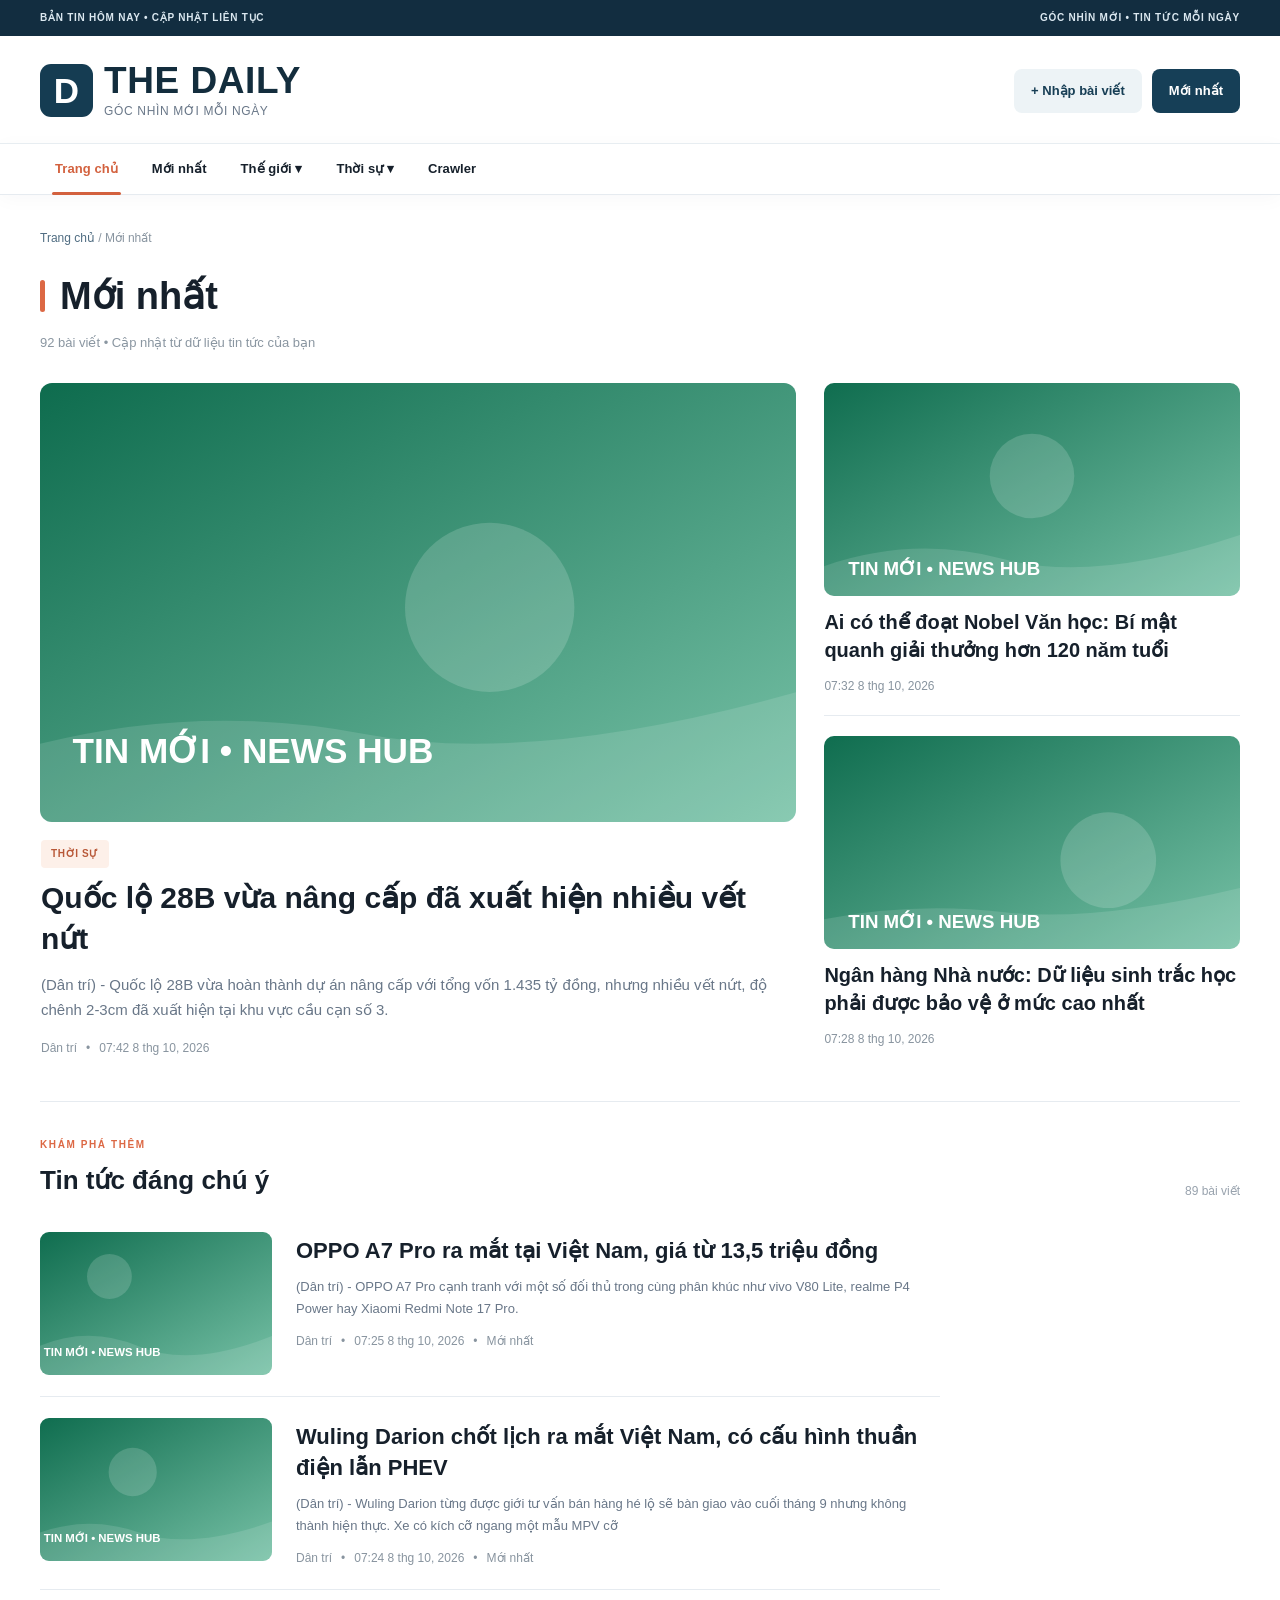
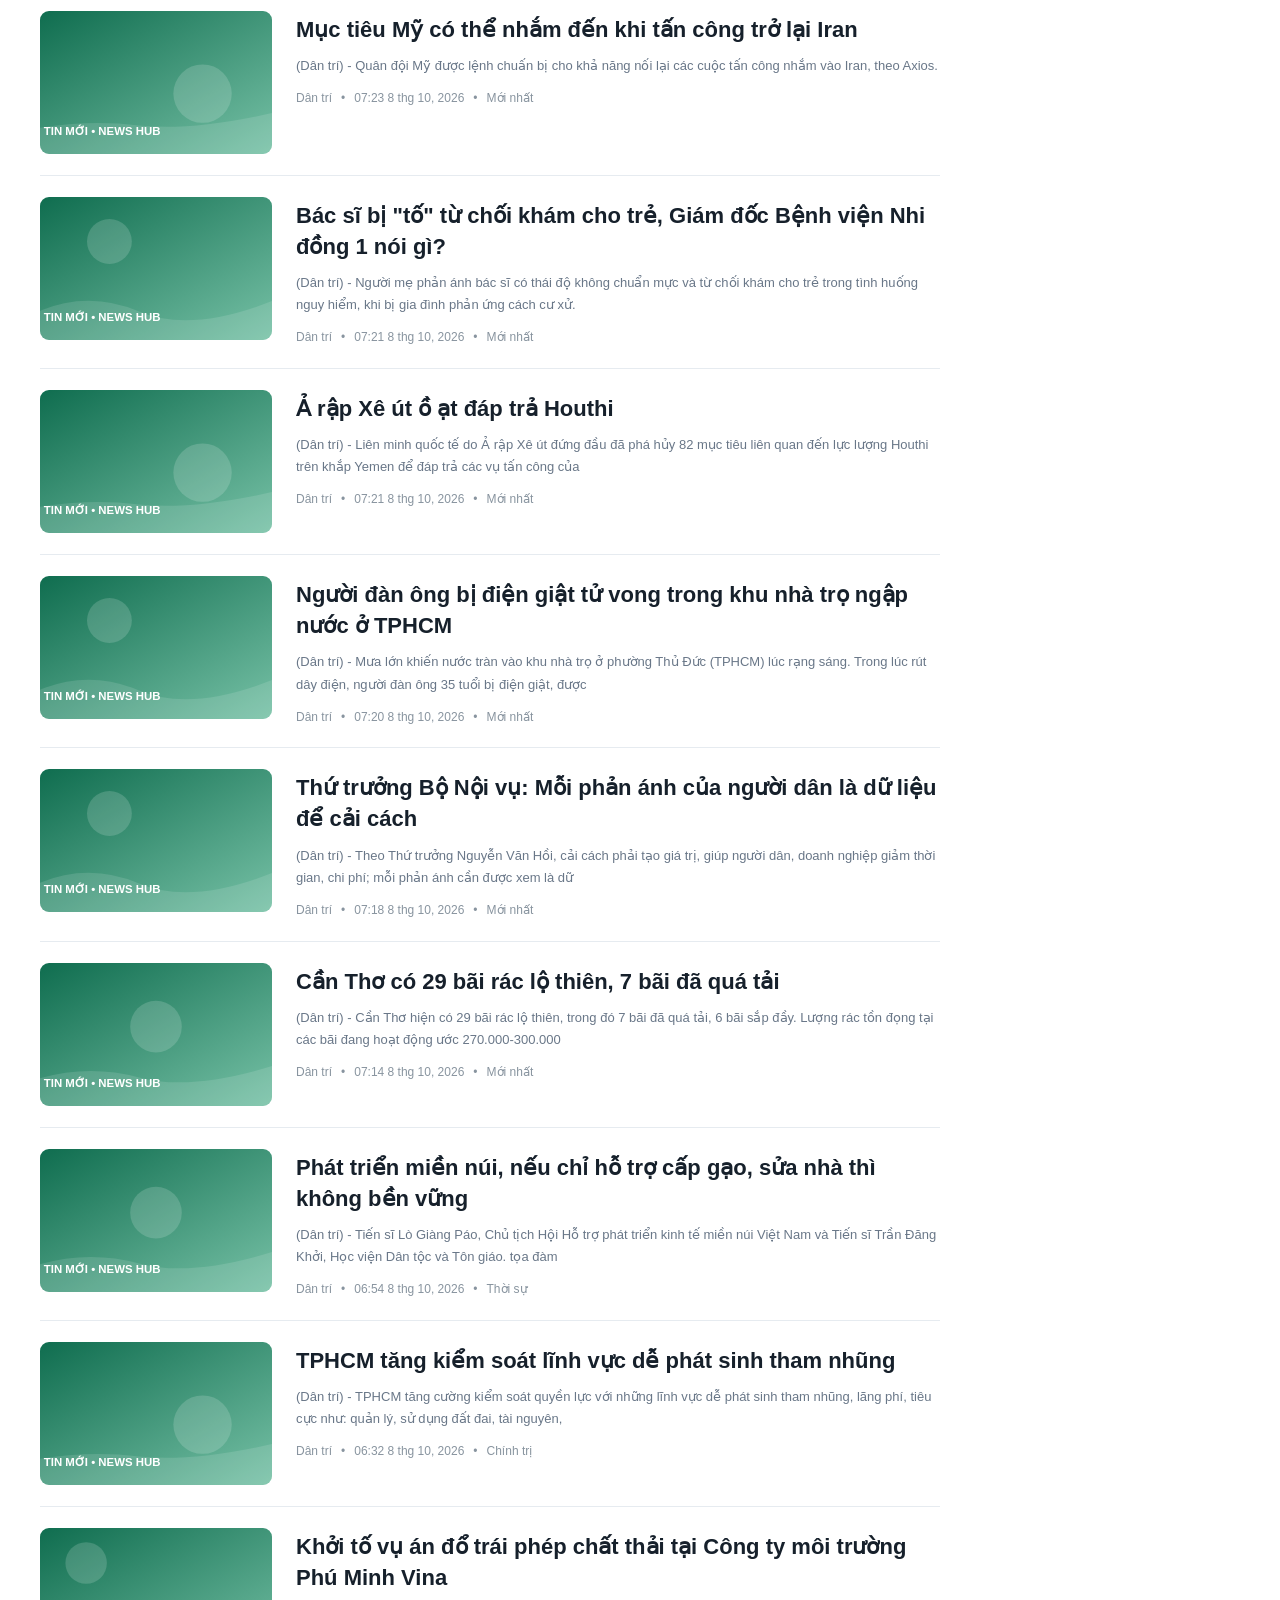
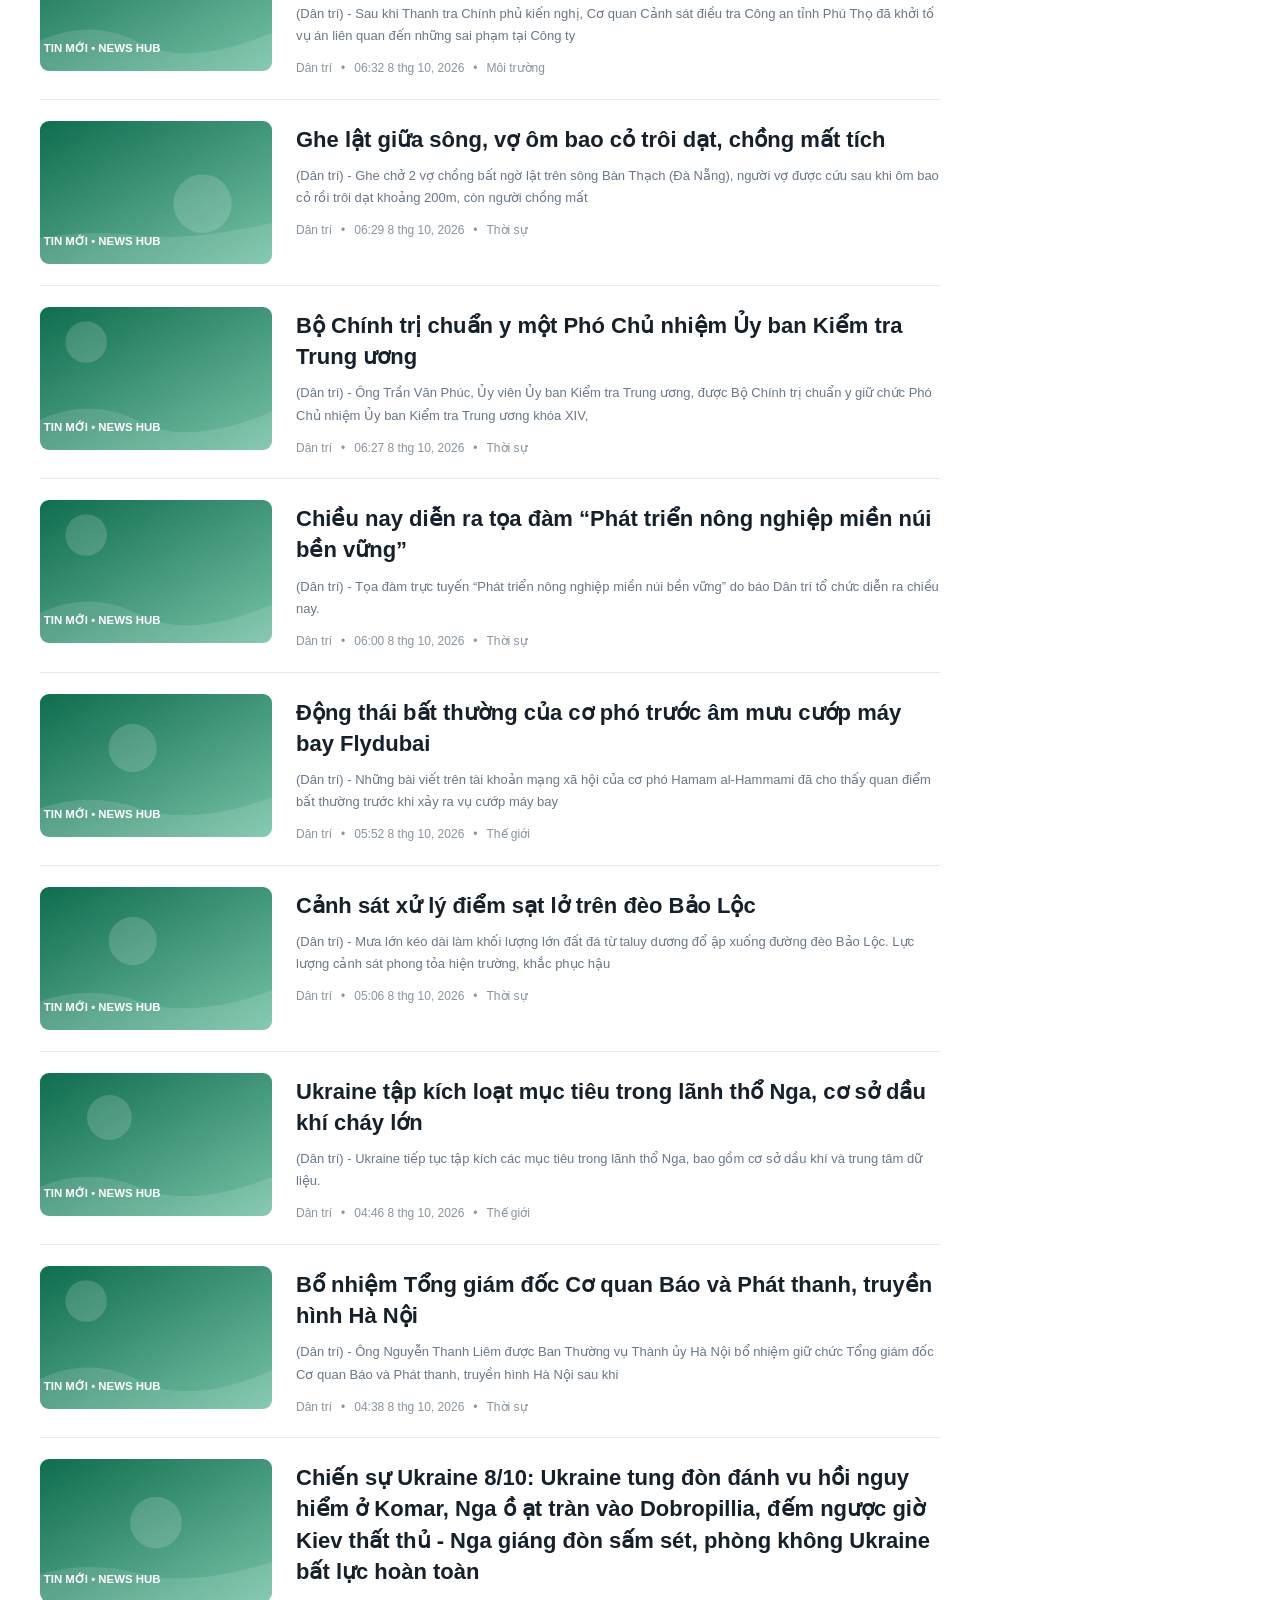
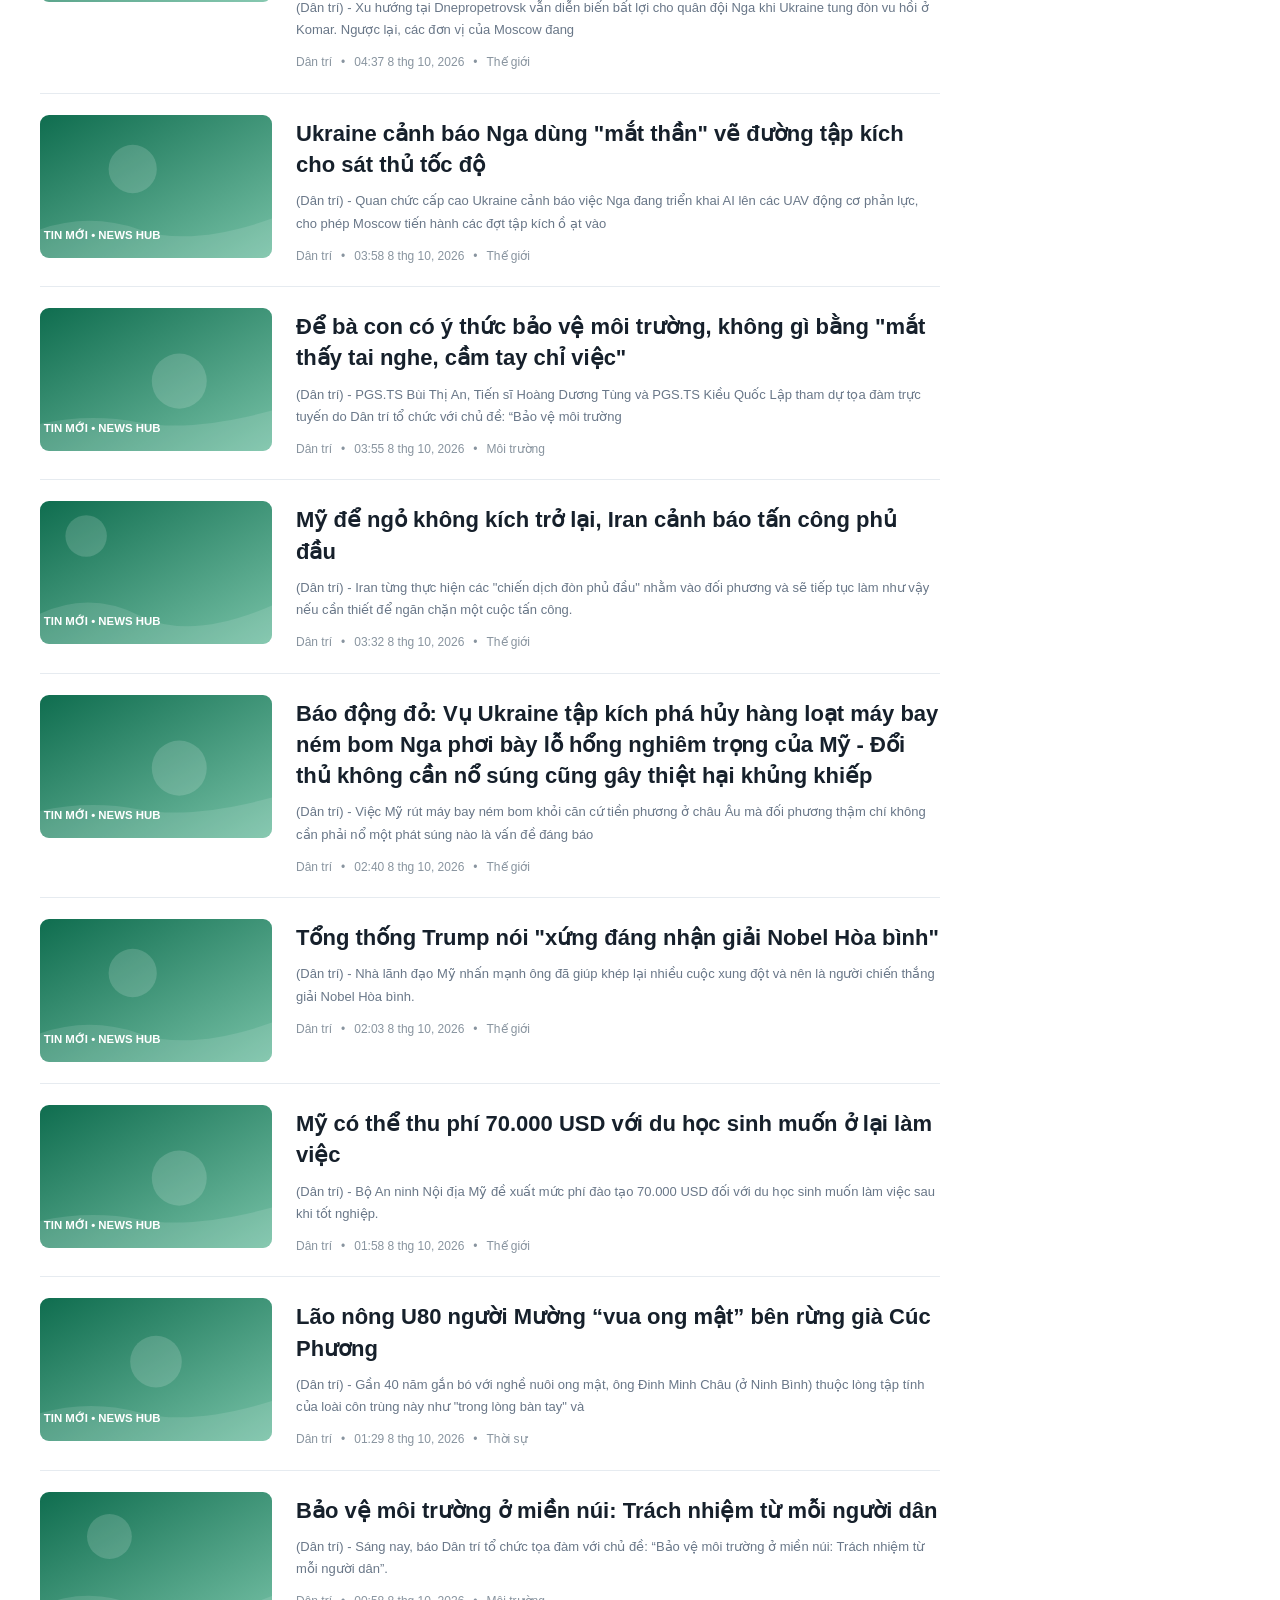
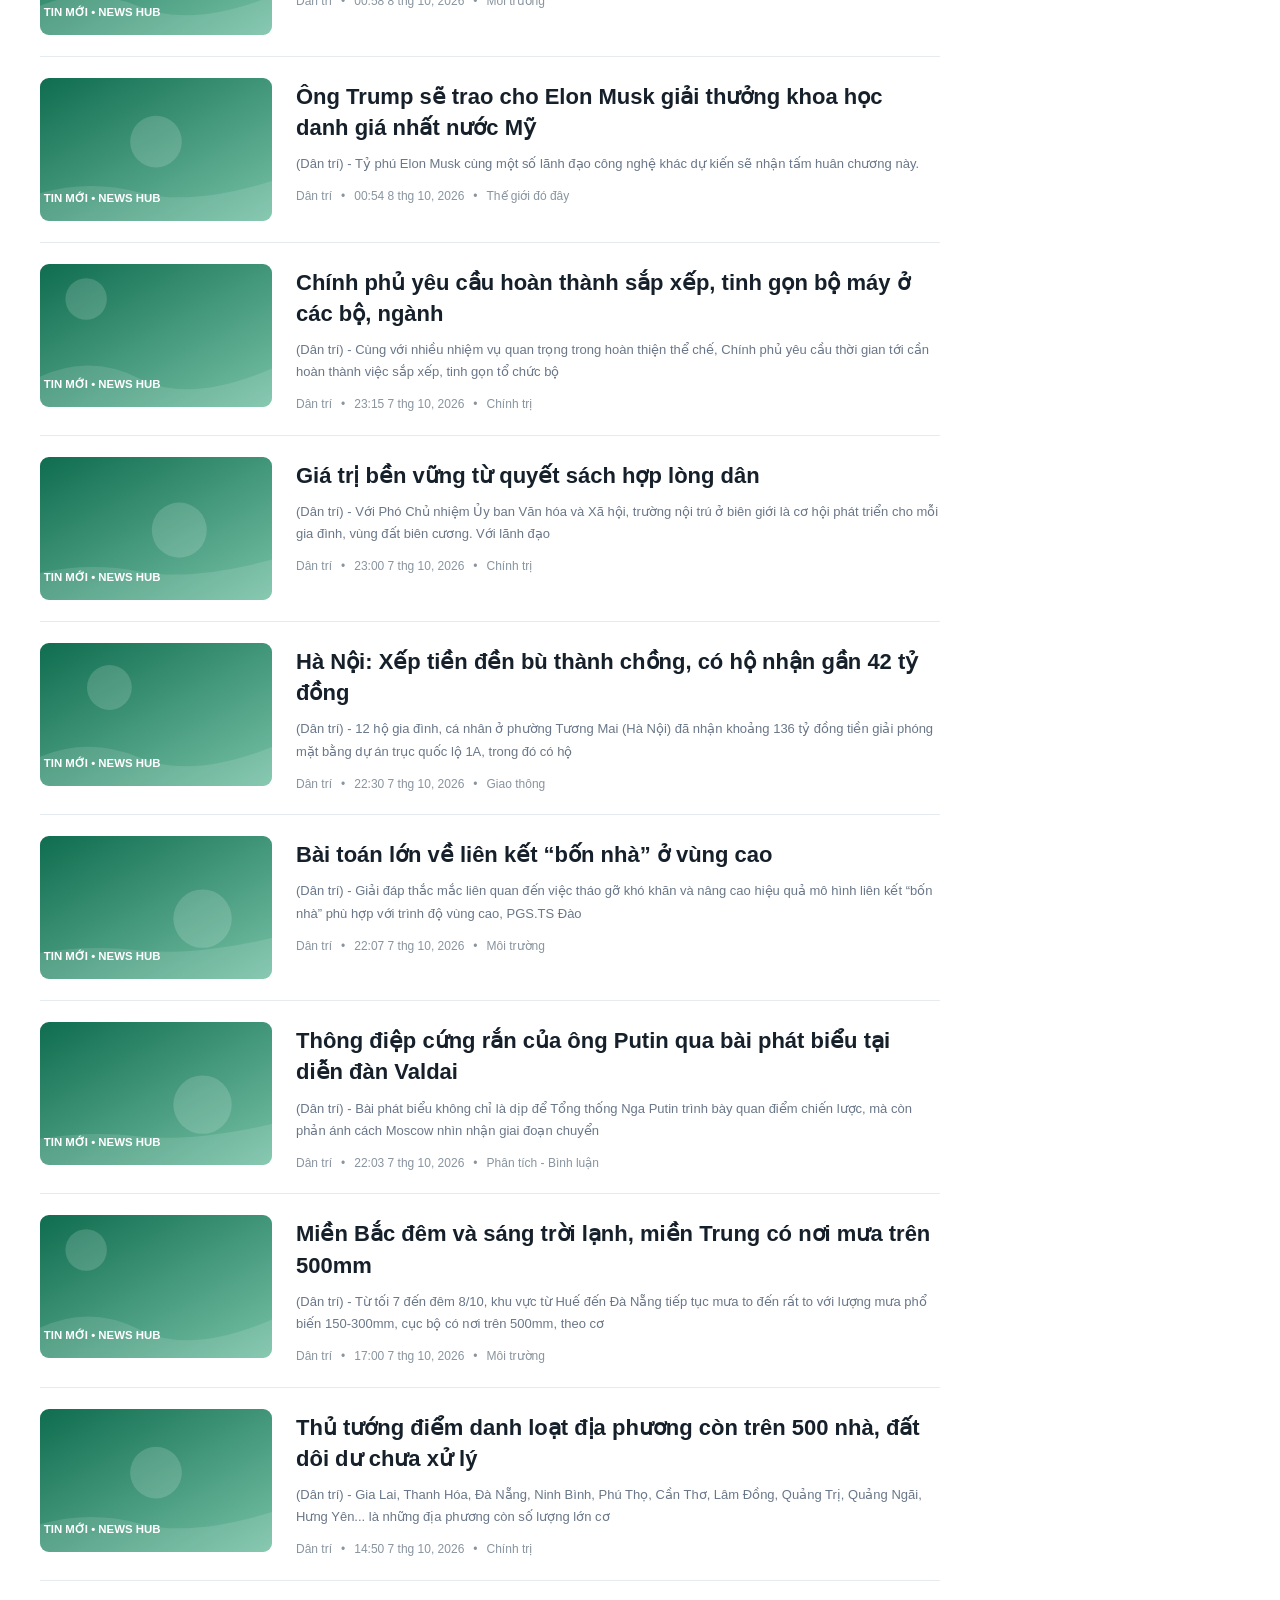
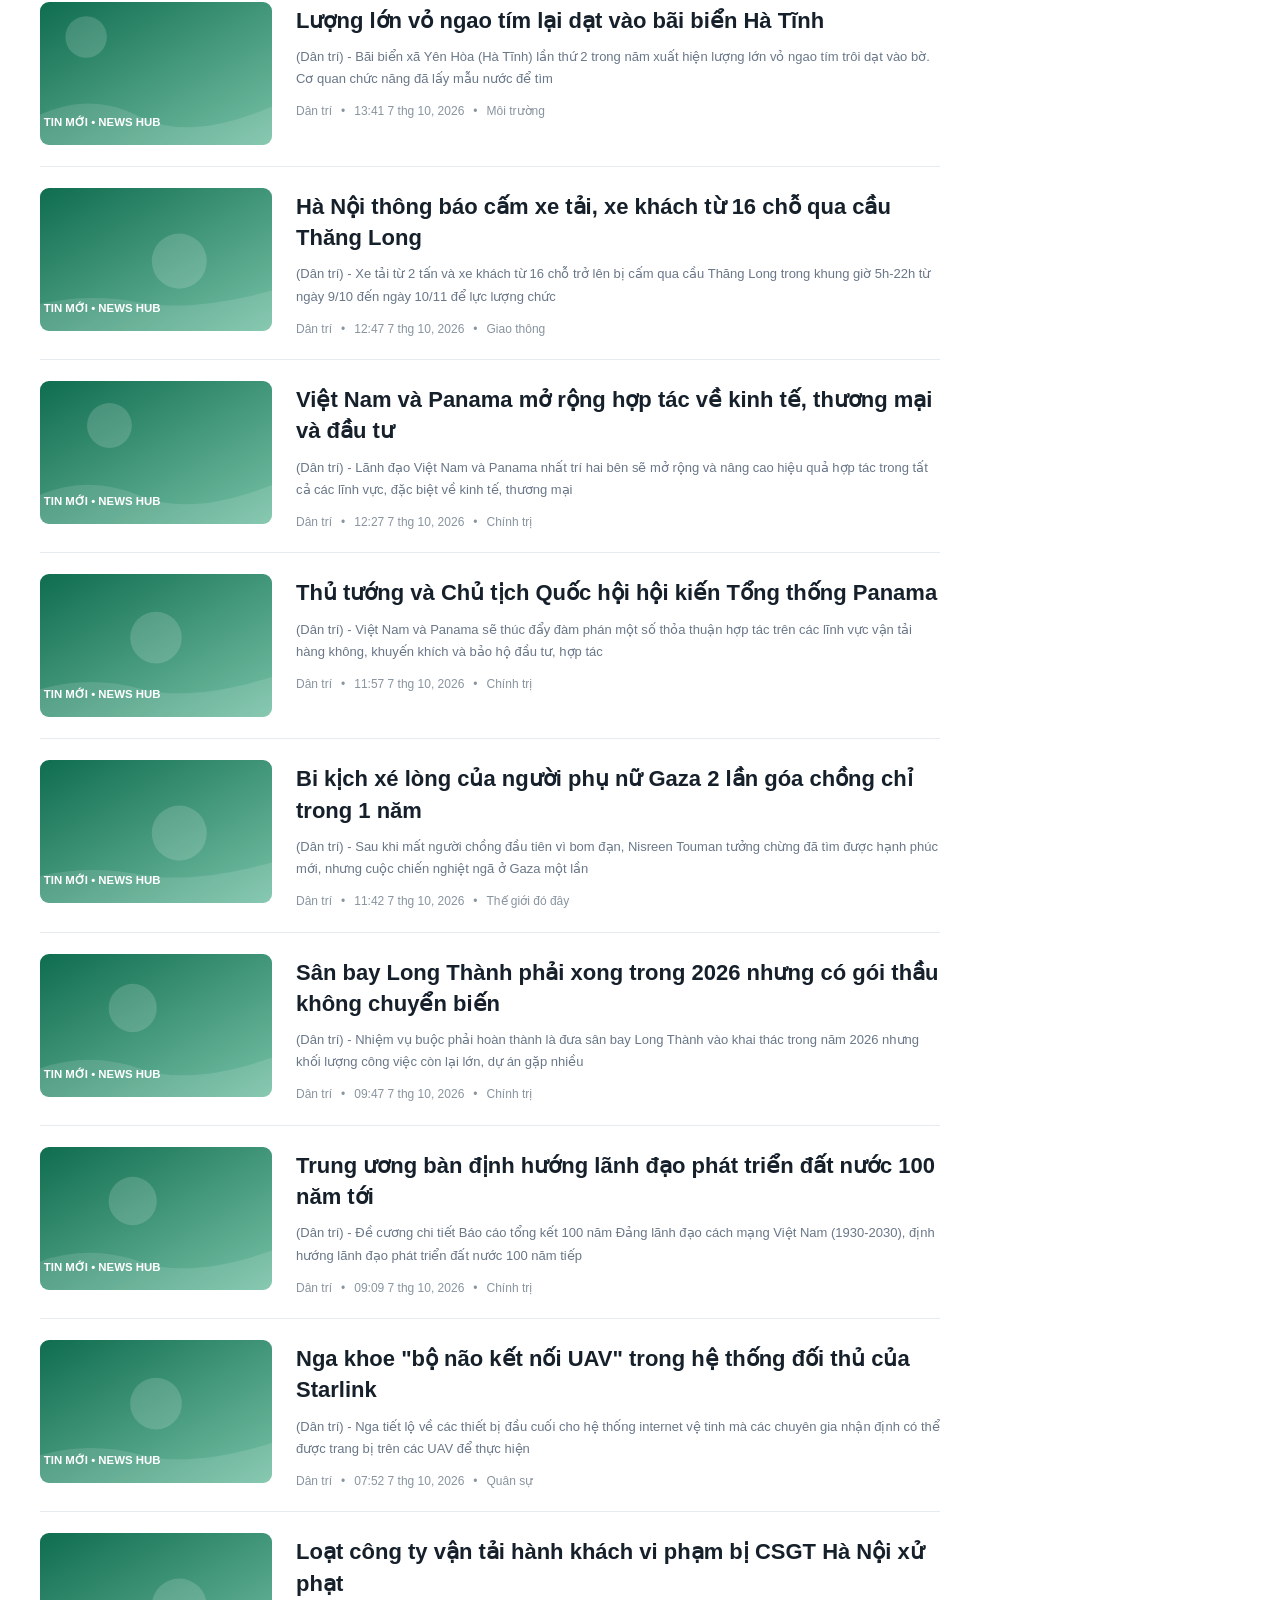
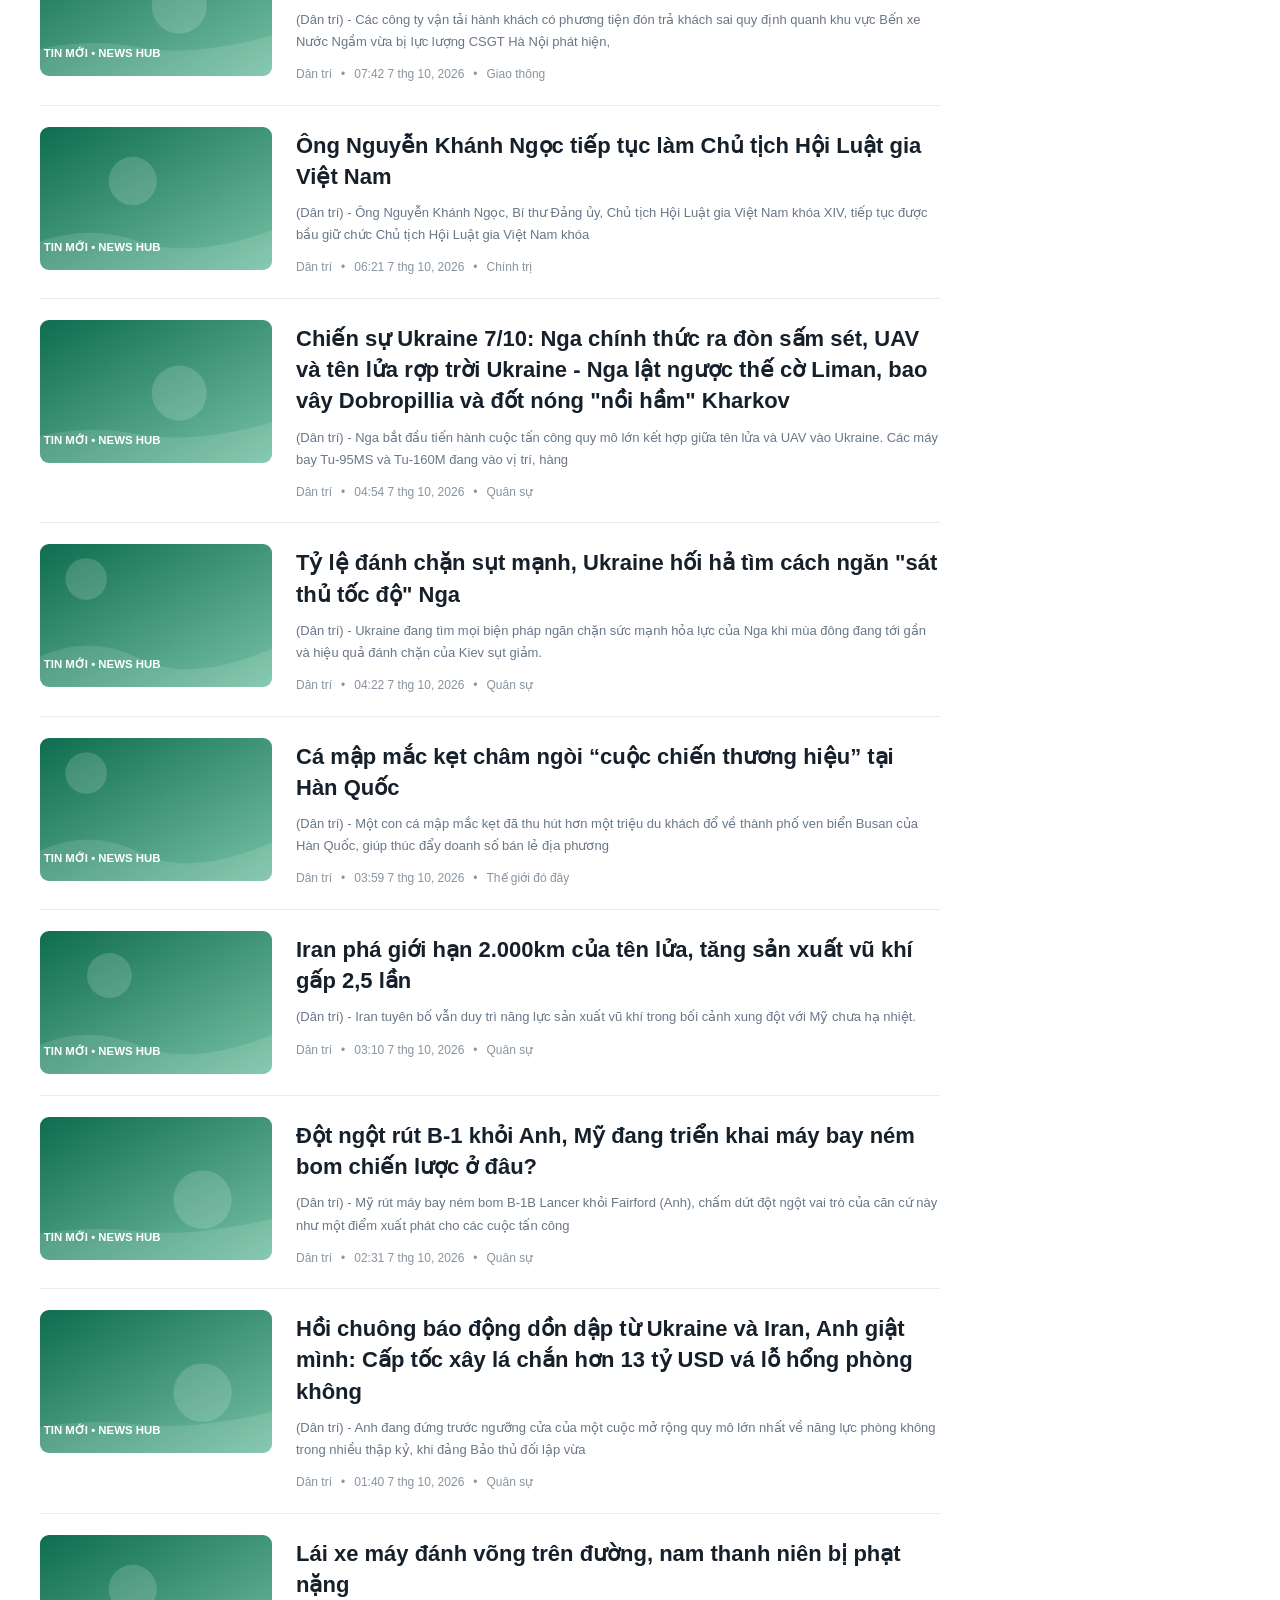
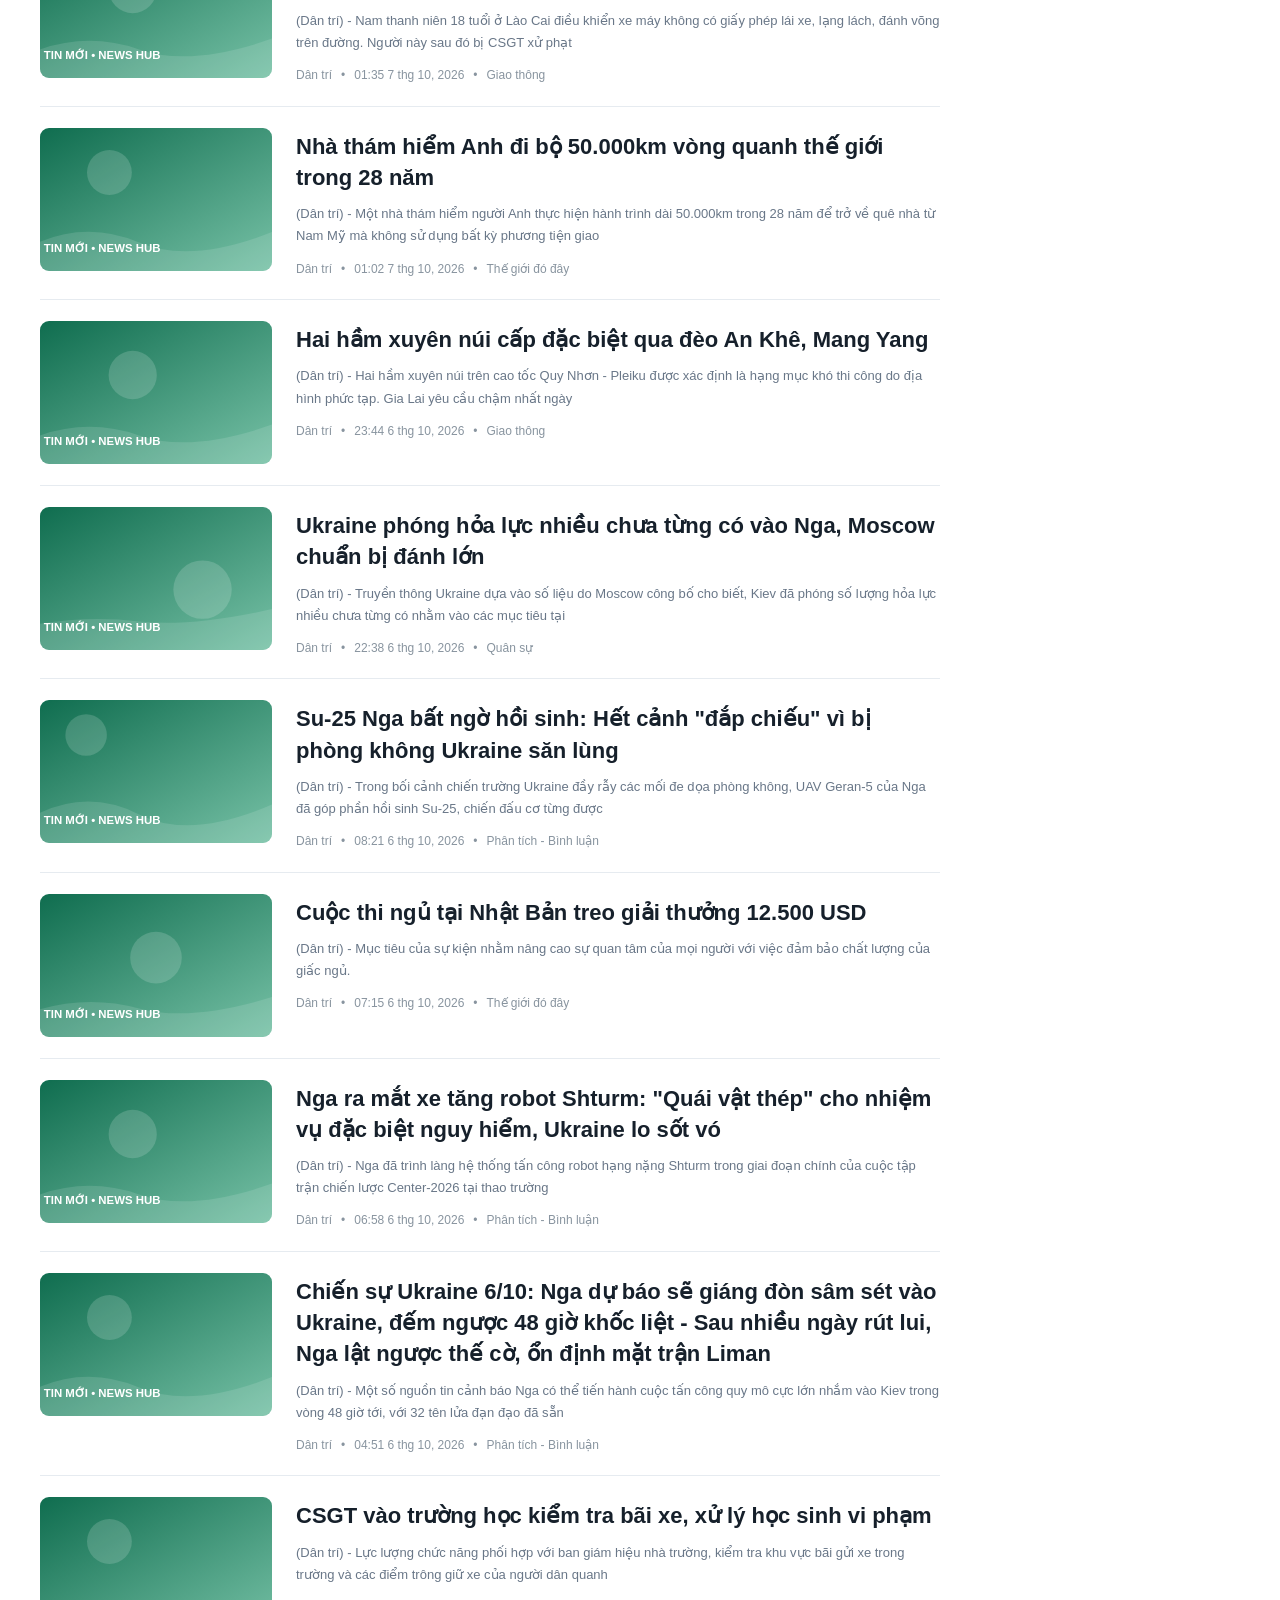
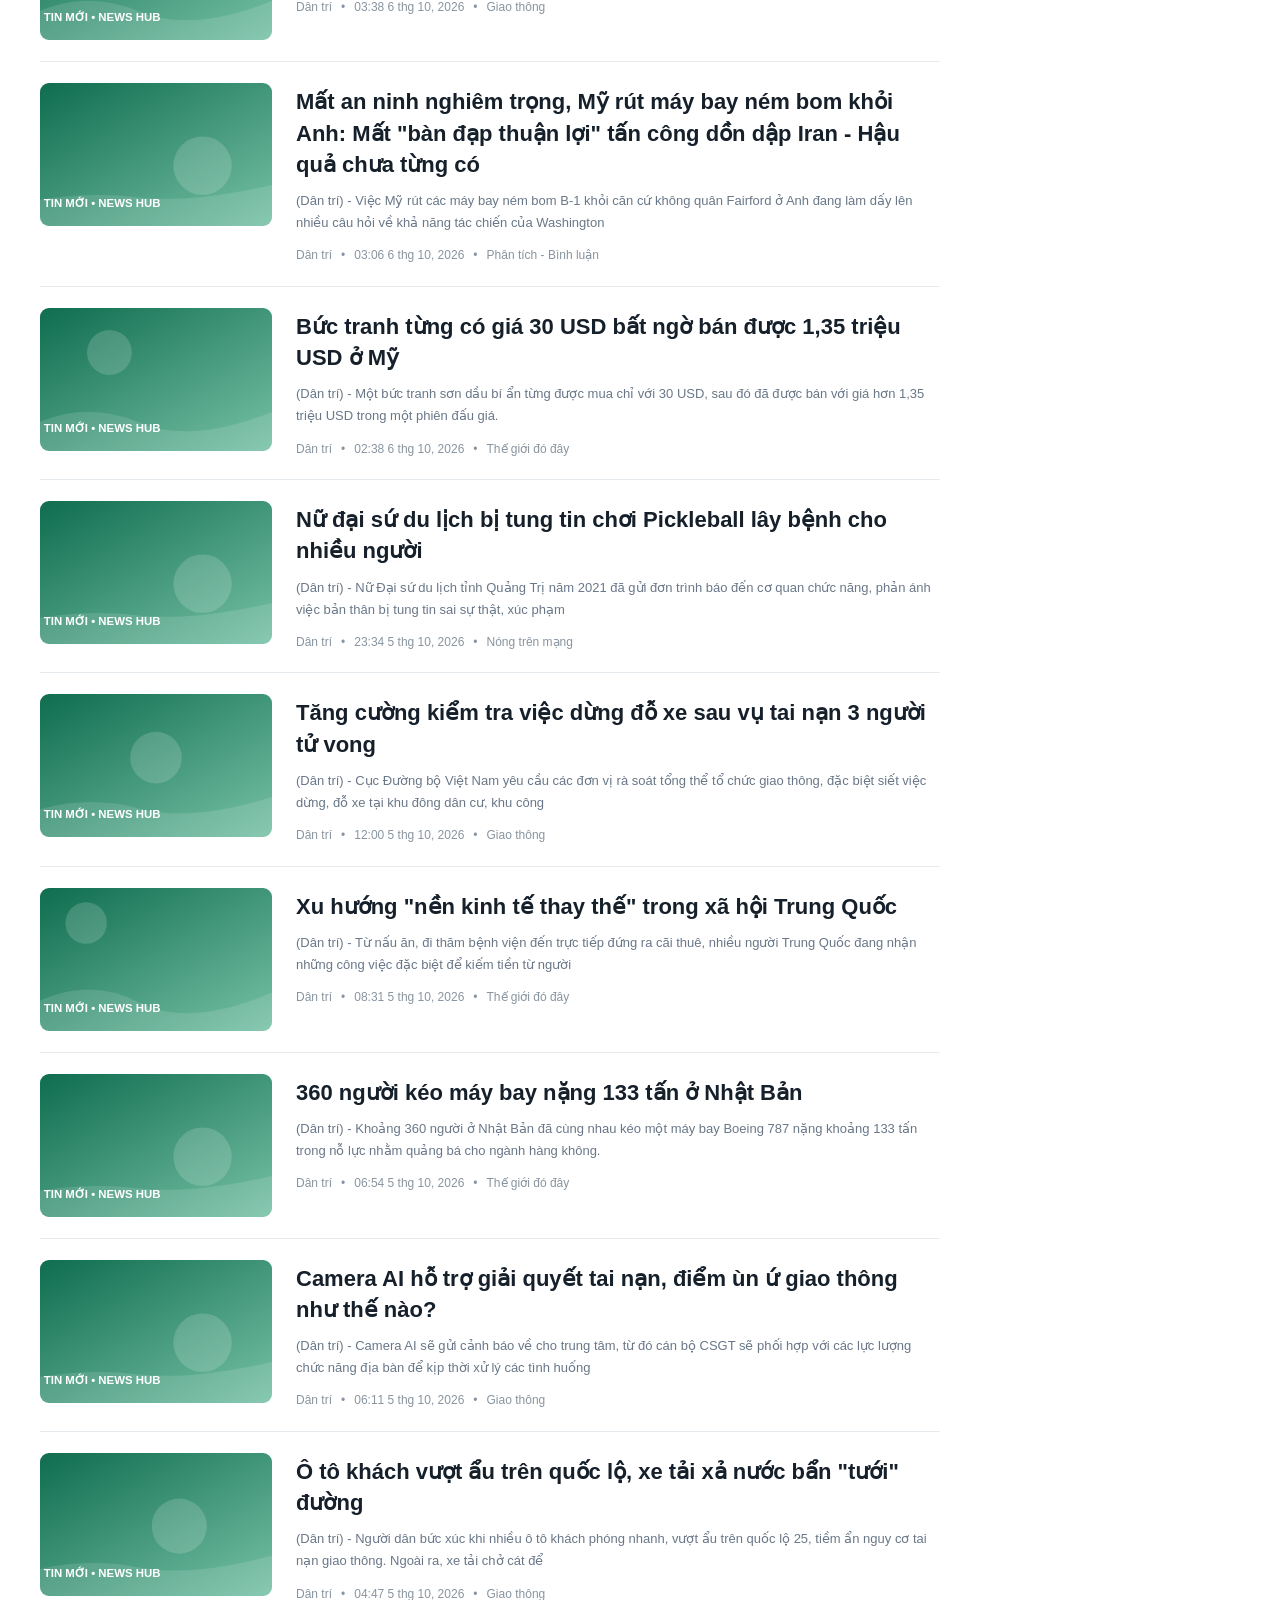
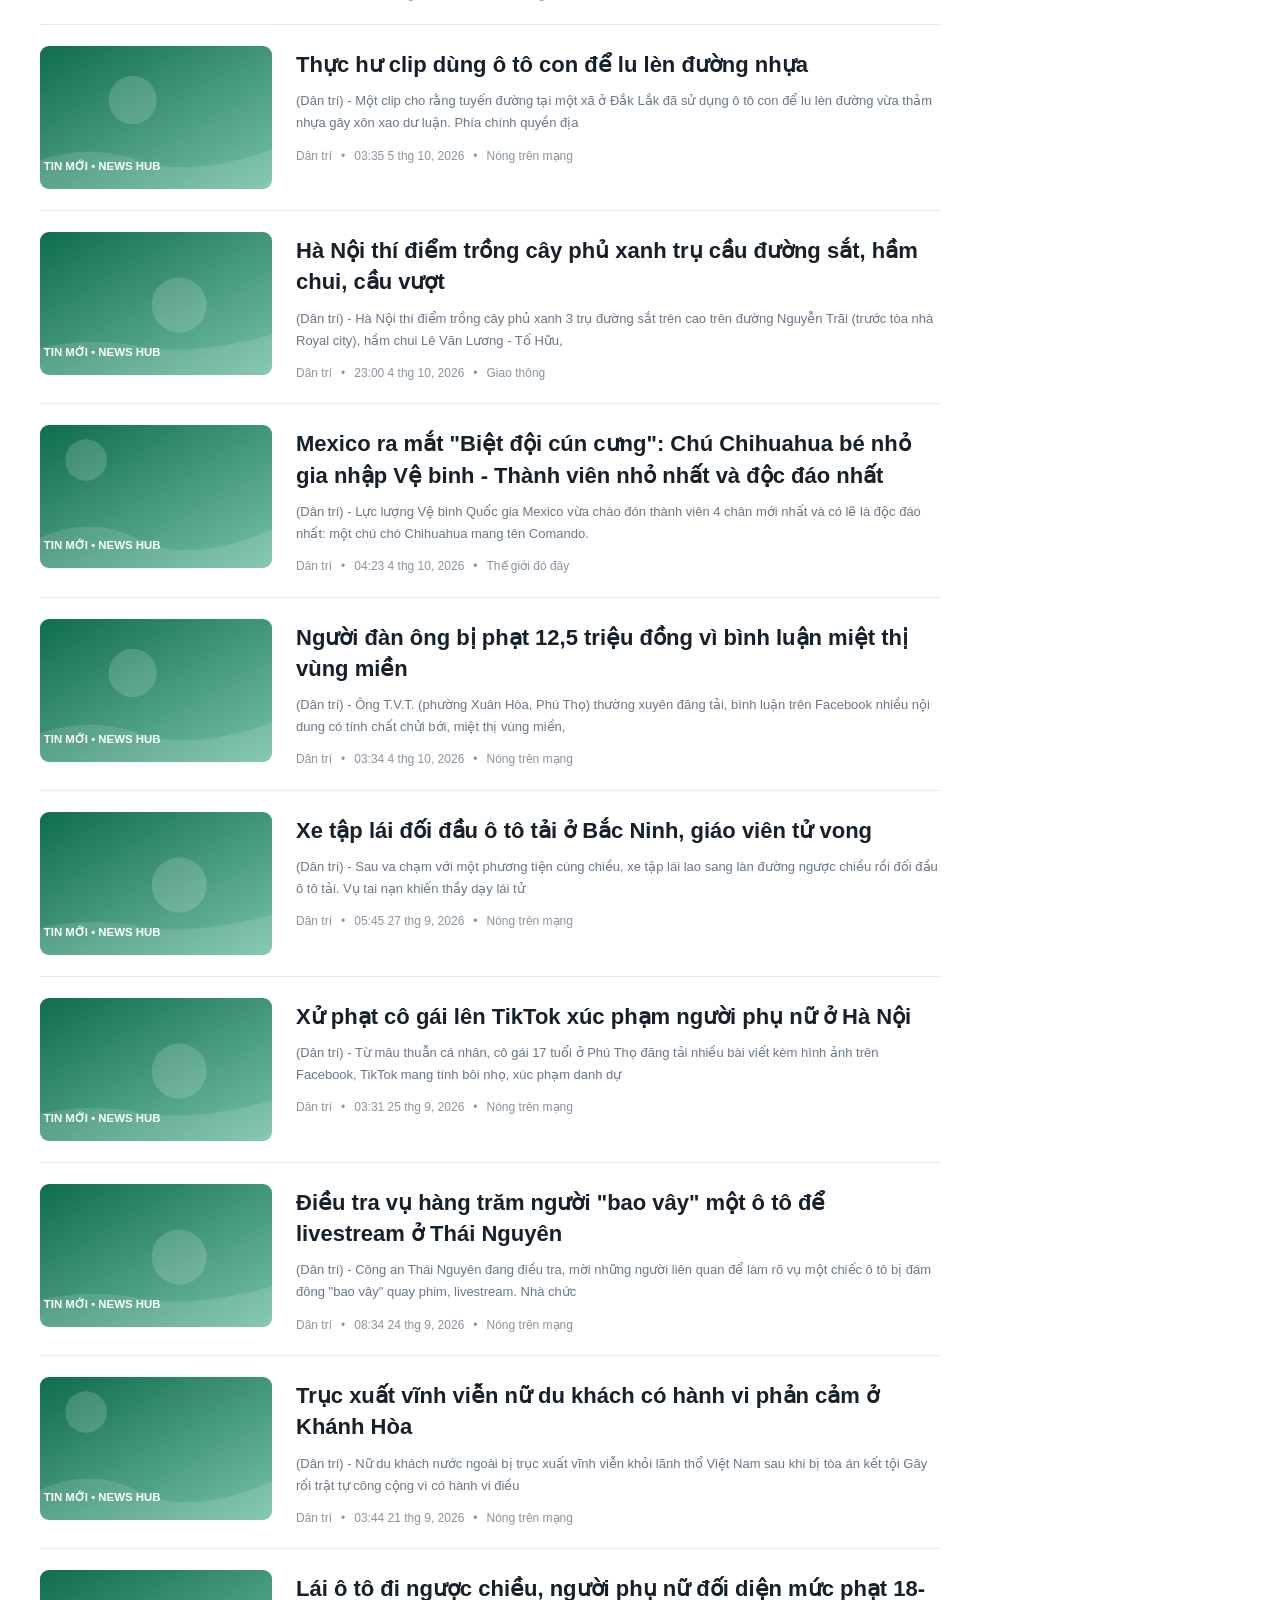
<file: bai2/index.html>
<!doctype html><html lang="vi"><head><meta charset="utf-8"><meta name="viewport" content="width=device-width,initial-scale=1"><title>The Daily - Web tin tức</title><link rel="stylesheet" href="assets/css/style.css"></head><body>
<div class="topbar"><div class="container"><span>BẢN TIN HÔM NAY  •  CẬP NHẬT LIÊN TỤC</span><span>Góc nhìn mới • Tin tức mỗi ngày</span></div></div>
<header class="container brand-row"><a class="brand" href="index.html"><span class="logo-mark">D<span class="logo-dot">.</span></span><span><h1>THE DAILY</h1><small>Góc nhìn mới mỗi ngày</small></span></a><div class="header-actions"><a class="btn secondary" href="crawler.html">+ Nhập bài viết</a><a class="btn" href="index.html?category=latest">Mới nhất</a></div></header>
<div class="nav-wrap"><div class="container"><button id="menuToggle" class="menu-toggle" aria-label="Mở menu">☰</button><nav id="mainNav" class="nav"></nav></div></div>
<main class="container"><div class="breadcrumb"><a href="index.html">Trang chủ</a> / <span id="breadcrumbCat">Mới nhất</span></div><h2 id="pageTitle" class="section-title">Mới nhất</h2><p id="postCount" class="data-count"></p><div id="categoryPage"></div></main>
<footer id="siteFooter"></footer>
<script src="assets/js/data.js"></script><script src="assets/js/app.js?v=4"></script></body></html>
</file>
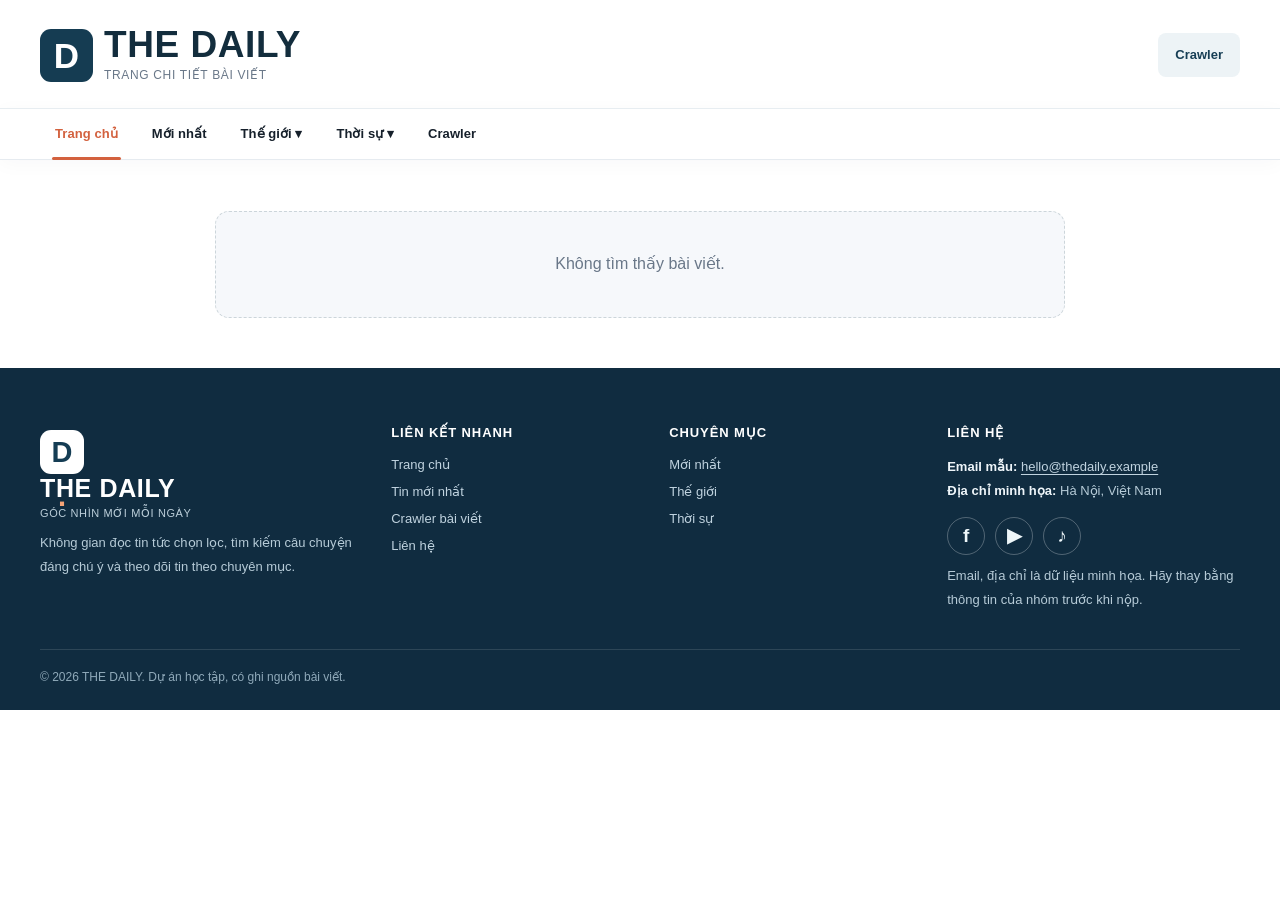
<file: bai2/article.html>
<!doctype html><html lang="vi"><head><meta charset="utf-8"><meta name="viewport" content="width=device-width,initial-scale=1"><title>Chi tiết bài viết - The Daily</title><link rel="stylesheet" href="assets/css/style.css"></head><body>
<header class="container brand-row"><a class="brand" href="index.html"><span class="logo-mark">D<span class="logo-dot">.</span></span><span><h1>THE DAILY</h1><small>Trang chi tiết bài viết</small></span></a><div class="header-actions"><a class="btn secondary" href="crawler.html">Crawler</a></div></header><div class="nav-wrap"><div class="container"><button id="menuToggle" class="menu-toggle">☰</button><nav id="mainNav" class="nav"></nav></div></div>
<main id="articlePage" class="article"></main>
<footer id="siteFooter"></footer>
<script src="assets/js/data.js"></script><script src="assets/js/app.js?v=4"></script></body></html>
</file>
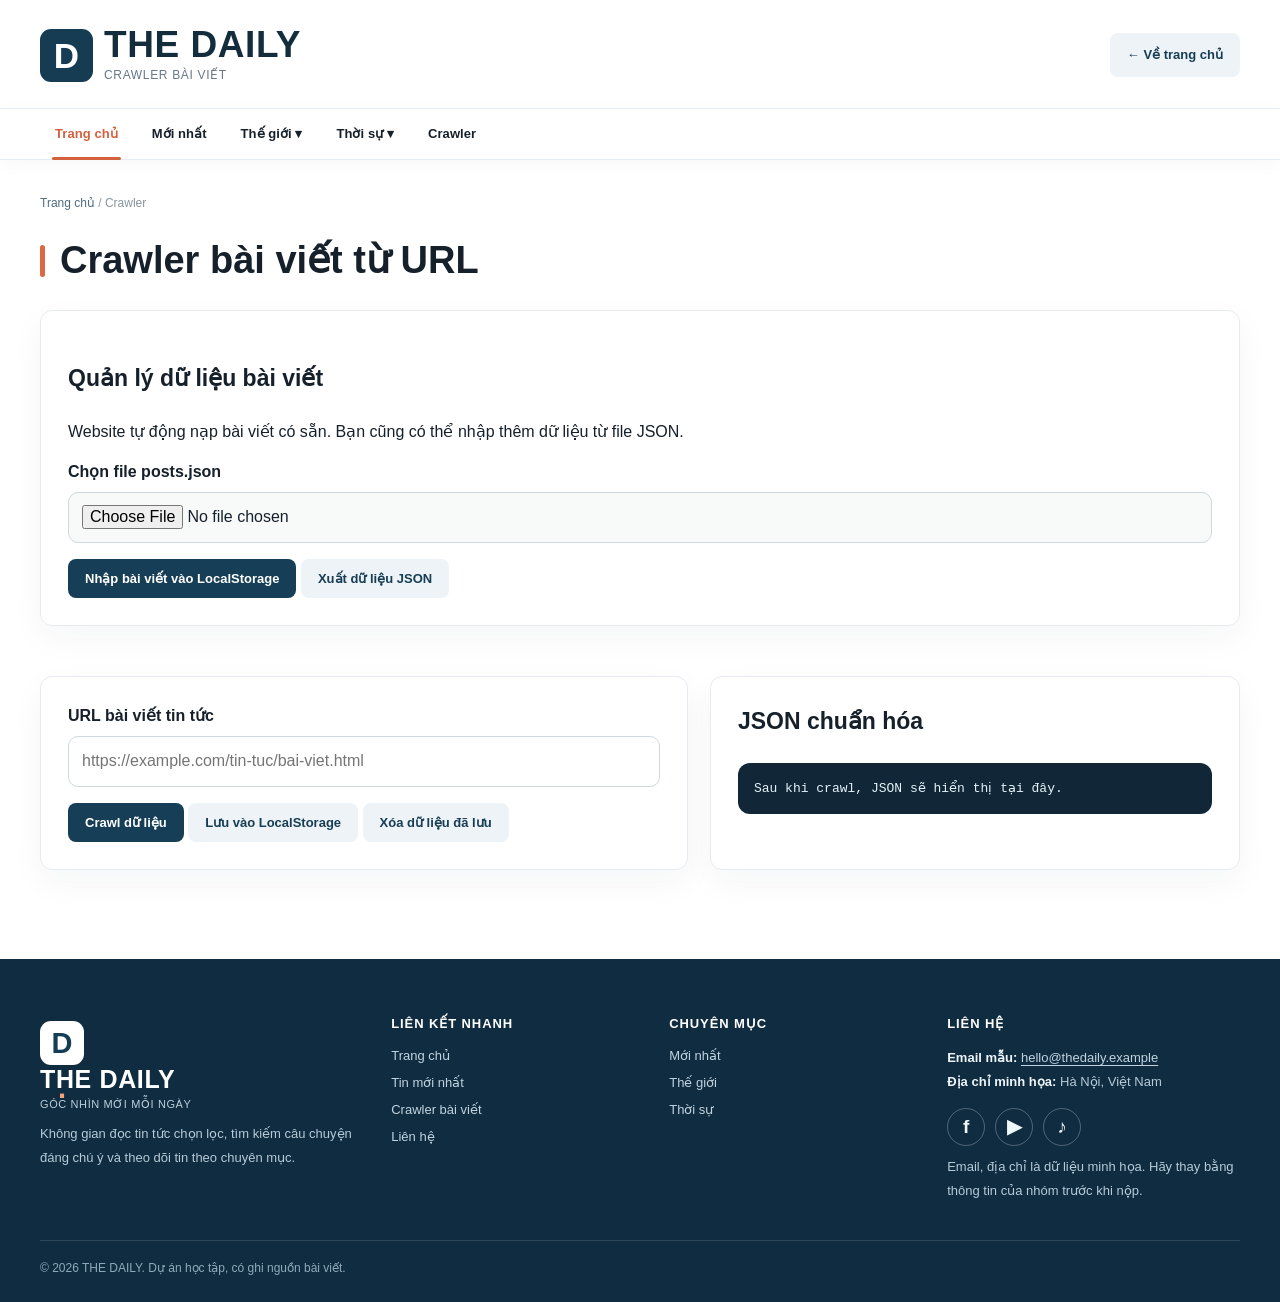
<file: bai2/crawler.html>
<!DOCTYPE html>
<html lang="vi">
<head>
    <meta charset="UTF-8">
    <meta name="viewport" content="width=device-width, initial-scale=1.0">
    <title>Crawler - THE DAILY</title>
    <link rel="stylesheet" href="assets/css/style.css">
</head>

<body>

<header class="container brand-row">
    <a class="brand" href="index.html">
        <span class="logo-mark">
            D<span class="logo-dot">.</span>
        </span>
        <span>
            <h1>THE DAILY</h1>
            <small>Crawler bài viết</small>
        </span>
    </a>

    <div class="header-actions">
        <a class="btn secondary" href="index.html">
            ← Về trang chủ
        </a>
    </div>
</header>

<div class="nav-wrap">
    <div class="container">
        <button id="menuToggle" class="menu-toggle">☰</button>
        <nav id="mainNav" class="nav"></nav>
    </div>
</div>

<main class="container">

    <div class="breadcrumb">
        <a href="index.html">Trang chủ</a> / Crawler
    </div>

    <h2 class="section-title">Crawler bài viết từ URL</h2>

    <!-- Quản lý dữ liệu bài viết -->
    <section class="form-card">
        <h3>Quản lý dữ liệu bài viết</h3>

        <p>
            Website tự động nạp bài viết có sẵn.
            Bạn cũng có thể nhập thêm dữ liệu từ file JSON.
        </p>

        <div class="field">
            <label for="jsonFile">Chọn file posts.json</label>
            <input
                type="file"
                id="jsonFile"
                accept=".json,application/json"
            >
        </div>

        <button class="btn" type="button" id="importBtn">
            Nhập bài viết vào LocalStorage
        </button>

        <button class="btn secondary" type="button" id="exportBtn">
            Xuất dữ liệu JSON
        </button>

        <div id="importStatus" class="status"></div>
    </section>

    <!-- Khu vực Crawler -->
    <div class="crawler-grid">

        <section class="form-card">

            <form id="crawlerForm">

                <div class="field">
                    <label for="url">
                        URL bài viết tin tức
                    </label>

                    <input
                        id="url"
                        type="url"
                        required
                        placeholder="https://example.com/tin-tuc/bai-viet.html"
                    >
                </div>

                <button class="btn" type="submit">
                    Crawl dữ liệu
                </button>

                <button
                    class="btn secondary"
                    id="saveBtn"
                    type="button"
                >
                    Lưu vào LocalStorage
                </button>

                <button
                    class="btn secondary"
                    id="resetBtn"
                    type="button"
                >
                    Xóa dữ liệu đã lưu
                </button>

            </form>

            <div id="status" class="status"></div>

        </section>

        <!-- Hiển thị JSON chuẩn hóa -->
        <section class="form-card">
            <h3 style="margin-top:0">
                JSON chuẩn hóa
            </h3>

            <pre id="preview" class="json-preview">Sau khi crawl, JSON sẽ hiển thị tại đây.</pre>
        </section>

    </div>

</main>

<footer id="siteFooter"></footer>

<script src="assets/js/data.js"></script>
<script src="assets/js/app.js?v=6"></script>
<script src="assets/js/crawler.js?v=5"></script>

</body>
</html>
</file>
<file: bai2/assets/css/style.css>
:root{--green:#0d6b4d;--green2:#0a523c;--ink:#1c252b;--muted:#66737d;--line:#e7ebee;--bg:#f6f8f9;--card:#fff;--accent:#d9272e;--shadow:0 8px 28px rgba(28,37,43,.08)}
*{box-sizing:border-box}html{scroll-behavior:smooth}body{margin:0;font-family:Inter,system-ui,-apple-system,"Segoe UI",Roboto,Arial,sans-serif;color:var(--ink);background:#fff;line-height:1.55}a{color:inherit;text-decoration:none}img{display:block;max-width:100%}.container{width:min(1160px,calc(100% - 32px));margin:auto}
.topbar{background:var(--green2);color:#fff;font-size:13px}.topbar .container{display:flex;justify-content:space-between;align-items:center;padding:7px 0}.brand-row{display:flex;align-items:center;justify-content:space-between;padding:18px 0}.brand{display:flex;align-items:center;gap:12px}.logo-mark{width:42px;height:42px;border-radius:13px;background:linear-gradient(135deg,var(--green),#28a77a);display:grid;place-items:center;color:#fff;font-size:22px;font-weight:900;box-shadow:var(--shadow)}.brand h1{font-size:27px;line-height:1;margin:0;color:var(--green2)}.brand small{display:block;margin-top:6px;color:var(--muted)}.header-actions{display:flex;gap:10px;align-items:center}.btn{border:0;border-radius:10px;padding:10px 14px;font-weight:700;cursor:pointer;background:var(--green);color:#fff}.btn.secondary{background:#eef5f2;color:var(--green2)}
.nav-wrap{border-top:1px solid var(--line);border-bottom:1px solid var(--line);position:sticky;top:0;background:rgba(255,255,255,.96);backdrop-filter:blur(10px);z-index:20}.nav{display:flex;align-items:center;gap:2px;overflow:visible}.nav>a,.nav-item>a{display:block;padding:13px 12px;font-weight:700;font-size:14px;white-space:nowrap}.nav>a:hover,.nav-item>a:hover,.nav a.active{color:var(--green)}.nav-item{position:relative}.submenu{display:none;position:absolute;top:48px;left:0;min-width:220px;background:#fff;border:1px solid var(--line);box-shadow:var(--shadow);border-radius:12px;padding:8px}.submenu a{display:block;padding:10px 12px;border-radius:8px}.submenu a:hover{background:var(--bg);color:var(--green)}.nav-item:hover .submenu{display:block}.menu-toggle{display:none;background:none;border:0;font-size:24px}.breadcrumb{font-size:14px;color:var(--muted);padding:17px 0}.section-title{font-size:26px;margin:0 0 18px;display:flex;align-items:center;gap:10px}.section-title:before{content:"";width:5px;height:27px;border-radius:4px;background:var(--green)}
.hero-grid{display:grid;grid-template-columns:2fr 1fr;gap:22px;padding-bottom:26px;border-bottom:1px solid var(--line)}.featured{border-radius:16px;overflow:hidden;background:var(--card);box-shadow:var(--shadow)}.featured .thumb{aspect-ratio:16/9;background:linear-gradient(135deg,#dcece6,#8fc9b5);overflow:hidden}.featured .thumb img,.side-card img,.list-thumb img{width:100%;height:100%;object-fit:cover}.featured .body{padding:20px}.featured h2{font-size:30px;line-height:1.2;margin:0 0 10px}.excerpt{color:var(--muted);margin:0}.meta{font-size:13px;color:var(--muted);display:flex;gap:10px;flex-wrap:wrap;margin-top:12px}.side-stack{display:grid;gap:18px}.side-card{display:grid;grid-template-columns:1fr;gap:9px}.side-card .thumb{aspect-ratio:16/9;border-radius:12px;overflow:hidden;background:#eaf2ef}.side-card h3{font-size:18px;line-height:1.28;margin:0}.post-list{display:grid;gap:0;margin:22px 0 44px}.post-item{display:grid;grid-template-columns:250px 1fr;gap:22px;padding:22px 0;border-bottom:1px solid var(--line)}.list-thumb{height:150px;border-radius:12px;overflow:hidden;background:#eaf2ef}.post-item h3{font-size:22px;margin:0 0 8px;line-height:1.3}.empty{padding:40px;border:1px dashed #ccd5da;border-radius:14px;text-align:center;color:var(--muted);background:var(--bg)}
.article{width:min(830px,calc(100% - 32px));margin:25px auto 50px}.article h1{font-size:42px;line-height:1.15;margin:16px 0}.article .lead{font-size:19px;font-weight:600;color:#48555f}.article-cover{border-radius:16px;overflow:hidden;margin:22px 0;background:#edf3f1}.article-content{font-family:Georgia,"Times New Roman",serif;font-size:19px;line-height:1.85}.article-content p{margin:0 0 18px}.article-content img{border-radius:12px;margin:20px auto}.tag{display:inline-flex;background:#edf7f3;color:var(--green2);padding:5px 9px;border-radius:999px;font-size:13px;font-weight:700}
.form-card{background:#fff;border:1px solid var(--line);border-radius:16px;box-shadow:var(--shadow);padding:24px;margin:25px 0}.field{display:grid;gap:7px;margin-bottom:16px}.field label{font-weight:700}.field input,.field textarea{width:100%;padding:12px 13px;border:1px solid #cfd8dd;border-radius:10px;font:inherit}.field textarea{min-height:160px;resize:vertical}.status{padding:12px 14px;border-radius:10px;margin:14px 0;display:none}.status.show{display:block}.status.ok{background:#eaf8f1;color:#12613f}.status.err{background:#fff0f0;color:#a12428}.json-preview{background:#111b20;color:#d6f4e8;padding:16px;border-radius:12px;overflow:auto;max-height:430px;font:13px/1.5 ui-monospace,SFMono-Regular,Consolas,monospace}.crawler-grid{display:grid;grid-template-columns:1.1fr .9fr;gap:22px}.note{font-size:14px;color:var(--muted);background:#f6f8f9;padding:12px;border-radius:10px}
footer{background:#0e1e19;color:#d7e4df;padding:42px 0 20px}.footer-grid{display:grid;grid-template-columns:1.3fr 1fr 1fr 1.2fr;gap:28px}.footer-grid h4{color:#fff;margin:0 0 12px}.footer-grid a{display:block;margin:7px 0;color:#c4d4ce}.copyright{margin-top:28px;padding-top:18px;border-top:1px solid rgba(255,255,255,.12);font-size:13px;color:#aabdb6}.social{display:flex;gap:8px}.social span{width:34px;height:34px;border-radius:50%;border:1px solid rgba(255,255,255,.2);display:grid;place-items:center}
@media(max-width:900px){.hero-grid,.crawler-grid{grid-template-columns:1fr}.side-stack{grid-template-columns:1fr 1fr}.footer-grid{grid-template-columns:1fr 1fr}.nav{display:none;position:absolute;left:0;right:0;top:48px;background:#fff;border-bottom:1px solid var(--line);padding:10px 16px;flex-direction:column;align-items:stretch;max-height:70vh;overflow:auto}.nav.open{display:flex}.nav-item .submenu{display:block;position:static;box-shadow:none;border:0;padding-left:18px}.menu-toggle{display:block}.nav-wrap .container{display:flex;justify-content:flex-end;min-height:48px}.post-item{grid-template-columns:200px 1fr}.article h1{font-size:34px}}
@media(max-width:620px){.container{width:min(100% - 24px,1160px)}.brand small,.header-actions .secondary{display:none}.brand h1{font-size:22px}.logo-mark{width:36px;height:36px}.hero-grid{gap:18px}.featured h2{font-size:25px}.side-stack{grid-template-columns:1fr}.post-item{grid-template-columns:1fr;gap:12px}.list-thumb{height:auto;aspect-ratio:16/9}.post-item h3{font-size:19px}.footer-grid{grid-template-columns:1fr}.article h1{font-size:29px}.article{width:min(100% - 24px,830px)}.article-content{font-size:18px}}

.data-count{font-size:14px;color:var(--muted);margin:-8px 0 18px}
.field input[type="file"]{background:#f8faf9}


/* THE DAILY · Editorial refresh */
:root{--green:#123b54;--green2:#102c40;--ink:#16202b;--muted:#697788;--line:#e6ebf0;--bg:#f6f8fb;--card:#fff;--accent:#dc6844;--shadow:0 16px 40px rgba(20,47,67,.075)}
body{background:#fff;letter-spacing:-.01em}a{transition:color .18s ease}a:hover{color:var(--accent)}
.container{width:min(1200px,calc(100% - 56px))}
.topbar{background:#122d40;color:#dbe8f0;letter-spacing:.075em;text-transform:uppercase;font-size:10px;font-weight:700}.topbar .container{padding:10px 0}
.brand-row{padding:26px 0 23px;gap:16px}.brand{gap:11px}.brand h1{color:#132d3d;font-family:Georgia,'Times New Roman',serif;font-size:37px;letter-spacing:-.065em;font-weight:800}.brand small{margin-top:3px;font-size:12px;letter-spacing:.055em;text-transform:uppercase}.logo-mark{width:53px;height:53px;background:#153c52;border-radius:11px;font-family:Georgia,serif;font-size:35px;letter-spacing:-.08em;box-shadow:none}.logo-dot{color:#f5a376}
.btn{border-radius:8px;background:#163f57;padding:12px 17px;display:inline-flex;align-items:center;justify-content:center;gap:7px;font-size:13px;transition:transform .2s,background .2s}.btn:hover{background:#275d77;color:#fff;transform:translateY(-1px)}.btn.secondary{background:#edf3f6;color:#173e55}.btn.secondary:hover{background:#ddeaf0;color:#173e55}
.nav-wrap{background:rgba(255,255,255,.975);border-top:1px solid #e7edf1;box-shadow:0 4px 20px rgba(20,40,54,.03)}.nav{gap:4px}.nav>a,.nav-item>a{padding:15px 15px;font-size:13px;font-weight:700;letter-spacing:.005em}.nav a.active{color:#d3613e;position:relative}.nav a.active:after{content:'';position:absolute;bottom:-1px;height:3px;background:#d3613e;left:12px;right:12px;border-radius:4px}.submenu{border:1px solid #e7ebee;box-shadow:0 18px 35px rgba(16,40,55,.13)}
main.container{padding-top:18px;padding-bottom:64px}.breadcrumb{padding:16px 0 24px;color:#8995a0;font-size:12px}.breadcrumb a{color:#506d82}.section-title{font-family:Georgia,'Times New Roman',serif;font-size:38px;line-height:1.17;margin:0 0 13px;letter-spacing:-.04em}.section-title:before{width:5px;height:32px;background:var(--accent);margin-right:5px}.data-count{margin:0 0 29px;font-size:13px;color:#8a96a1}
.hero-grid{grid-template-columns:minmax(0,1.82fr) minmax(0,1fr);gap:28px;padding-bottom:34px}.featured{box-shadow:none;border-radius:0;background:#fff}.featured>a,.side-card>a{display:block}.featured .thumb{border-radius:12px;aspect-ratio:1.72;overflow:hidden;background:#edf3f7}.featured .body{padding:18px 1px 0}.featured h2{font-family:Georgia,'Times New Roman',serif;font-size:31px;letter-spacing:-.025em;line-height:1.2;margin-top:9px;margin-bottom:12px}.featured .excerpt{font-size:15px;line-height:1.7;display:-webkit-box;-webkit-line-clamp:2;-webkit-box-orient:vertical;overflow:hidden}.featured .meta{margin-top:16px}
.thumb img,.list-thumb img{transition:transform .4s ease}.featured a:hover img,.side-card a:hover img,.post-item a:hover img{transform:scale(1.045)}.side-stack{gap:20px;align-content:start}.side-card{padding-bottom:19px;border-bottom:1px solid var(--line)}.side-card:last-child{border-bottom:0}.side-card .thumb{aspect-ratio:1.95;border-radius:10px}.side-card h3{font-family:Georgia,'Times New Roman',serif;font-size:20px;line-height:1.3;letter-spacing:-.018em;margin-top:12px}.meta{font-size:12px;color:#88949f;gap:9px;align-items:center}.tag{background:#fdf0e9;color:#b85838;font-size:10px;letter-spacing:.06em;text-transform:uppercase;padding:6px 10px;border-radius:4px}
.list-heading{display:flex;justify-content:space-between;gap:20px;align-items:end;padding:29px 0 10px}.list-heading h2{font-family:Georgia,serif;font-size:26px;letter-spacing:-.035em;margin:4px 0 0}.eyebrow{font-size:10px;font-weight:800;letter-spacing:.16em;color:var(--accent)}.list-indicator{font-size:12px;color:#98a2ad}.post-list{margin:0 0 35px;max-width:900px}.post-item{grid-template-columns:232px minmax(0,1fr);gap:24px;padding:21px 0}.list-thumb{height:143px;border-radius:9px}.post-item h3{font-family:Georgia,'Times New Roman',serif;font-size:22px;line-height:1.27;letter-spacing:-.025em;margin:3px 0 10px}.post-item .excerpt{font-size:13px;line-height:1.7;display:-webkit-box;-webkit-line-clamp:2;-webkit-box-orient:vertical;overflow:hidden}
.article{width:min(850px,calc(100% - 48px));padding-top:26px}.article h1{font-family:Georgia,'Times New Roman',serif;font-size:47px;letter-spacing:-.035em;line-height:1.17}.article .lead{font-size:20px;color:#526679;line-height:1.65}.article-cover{border-radius:11px}.article-content{color:#28323c}.article-content img{max-width:100%;height:auto}.note{line-height:1.65;overflow-wrap:anywhere}
.form-card{box-shadow:0 12px 35px rgba(21,46,65,.045);border:1px solid #e7ebf1;border-radius:12px;padding:27px}.form-card h3{font-family:Georgia,serif;letter-spacing:-.02em;font-size:23px}.field input:focus,.field textarea:focus{outline:3px solid #dce9f0;border-color:#6f95a9}.json-preview{background:#112637;color:#e3f2f7}
footer{background:#102c40;padding:55px 0 24px}footer .brand h1{color:#fff!important;font-size:28px}footer .brand small{color:#bccfda!important}footer .logo-mark{background:#fff;color:#153d54;width:44px;height:44px;font-size:29px}footer .footer-grid{gap:34px}footer .footer-grid h4{font-size:13px;letter-spacing:.07em;text-transform:uppercase}footer .footer-grid a{color:#c0d3df;font-size:13px}footer .footer-grid p{color:#b6cbd7;font-size:13px;line-height:1.85}footer .copyright{font-size:12px;color:#8fa9b9}
@media(max-width:900px){.container{width:min(100% - 32px,1200px)}.hero-grid,.crawler-grid{grid-template-columns:1fr}.hero-grid{gap:25px}.side-stack{grid-template-columns:1fr 1fr}.nav.open{display:flex}.nav>a,.nav-item>a{width:100%}.nav a.active:after{display:none}.post-list{max-width:none}.article h1{font-size:38px}}
@media(max-width:620px){.container{width:calc(100% - 30px)}.topbar .container span:last-child{display:none}.topbar .container{justify-content:center}.brand-row{padding:17px 0}.brand h1{font-size:28px}.brand small{font-size:9px}.logo-mark{width:42px;height:42px;font-size:28px}.header-actions .btn{padding:10px 11px;font-size:11px}.section-title{font-size:32px}.hero-grid{gap:23px}.featured .thumb{aspect-ratio:1.55}.featured h2{font-size:27px}.side-stack{grid-template-columns:1fr}.side-card .thumb{aspect-ratio:1.8}.post-item{grid-template-columns:116px 1fr;gap:14px;padding:17px 0}.list-thumb{height:98px}.post-item h3{font-size:17px}.post-item .excerpt{display:none}.list-heading h2{font-size:23px}.list-indicator{display:none}.article{width:calc(100% - 30px)}.article h1{font-size:31px}.article .lead{font-size:17px}.article-content{font-size:17px}.form-card{padding:19px}}

/* FIX: Vietnamese typography (Chrome/Edge/Windows)
   Avoid Georgia fallback/split diacritics + negative character tracking. */
:root{--font-vi:"Segoe UI",Arial,Roboto,"Noto Sans",sans-serif}
body{font-family:var(--font-vi);letter-spacing:normal;text-rendering:optimizeLegibility}
.brand h1,.logo-mark,.section-title,.featured h2,.side-card h3,
.list-heading h2,.post-item h3,.article h1,.form-card h3,
.article-content,footer .brand h1{
  font-family:var(--font-vi);
  letter-spacing:normal;
  font-kerning:normal;
  overflow-wrap:break-word;
  word-break:normal;
}
.brand h1{font-weight:800;letter-spacing:.015em}
.section-title{font-weight:800;line-height:1.28}
.featured h2{font-size:30px;line-height:1.38;font-weight:750}
.side-card h3{line-height:1.43;font-weight:700}
.post-item h3{line-height:1.42;font-weight:700}
.article h1{line-height:1.35;font-weight:800}
.article-content{font-family:var(--font-vi);line-height:1.8}
@media(max-width:620px){.featured h2{font-size:25px}.section-title{font-size:30px}.article h1{font-size:30px}}

/* THE DAILY · Bản chuẩn hóa nội dung và footer cho toàn website */
.article-content{font-family:var(--font-vi);line-height:1.85;overflow-wrap:anywhere}
.article-content p{margin:0 0 1.15em;white-space:normal}
.article-content h2,.article-content h3{line-height:1.45;margin:1.4em 0 .65em}
.article-content blockquote{margin:1.3em 0;padding:8px 18px;border-left:3px solid var(--accent);background:#f7f9fb}
.article-content img{max-width:100%;height:auto}
.footer-brand{display:inline-flex;margin-bottom:15px}
footer .footer-logo{display:block;color:#fff;font-family:var(--font-vi);font-size:25px;font-weight:850;letter-spacing:.025em;line-height:1.15}
footer .footer-brand small{color:#bdcfda;font-size:11px}
footer .footer-grid .email-link{display:inline;text-decoration:underline;text-underline-offset:3px;overflow-wrap:anywhere}
footer .footer-grid a:hover{color:#fff;text-decoration:underline;text-underline-offset:3px}
footer .footer-grid p{margin:9px 0}
footer .footer-label{color:#eef5f9;font-weight:700}
footer .footer-hint{font-size:11px;line-height:1.65;color:#9cb6c5}
footer .social{display:flex;gap:10px;margin-top:14px}
footer .social a{display:grid;place-items:center;flex-shrink:0;width:38px;height:38px;margin:0;border:1px solid rgba(255,255,255,.27);border-radius:50%;font-size:19px;font-weight:700;color:#eef7fa;transition:background .2s ease,transform .2s ease}
footer .social a:hover{background:#2c5b75;transform:translateY(-2px);text-decoration:none}
footer .footer-grid section{min-width:0}
#lien-he{scroll-margin-top:80px}
@media(max-width:620px){footer{padding:35px 0 22px}footer .footer-grid{gap:24px}}
</file>
